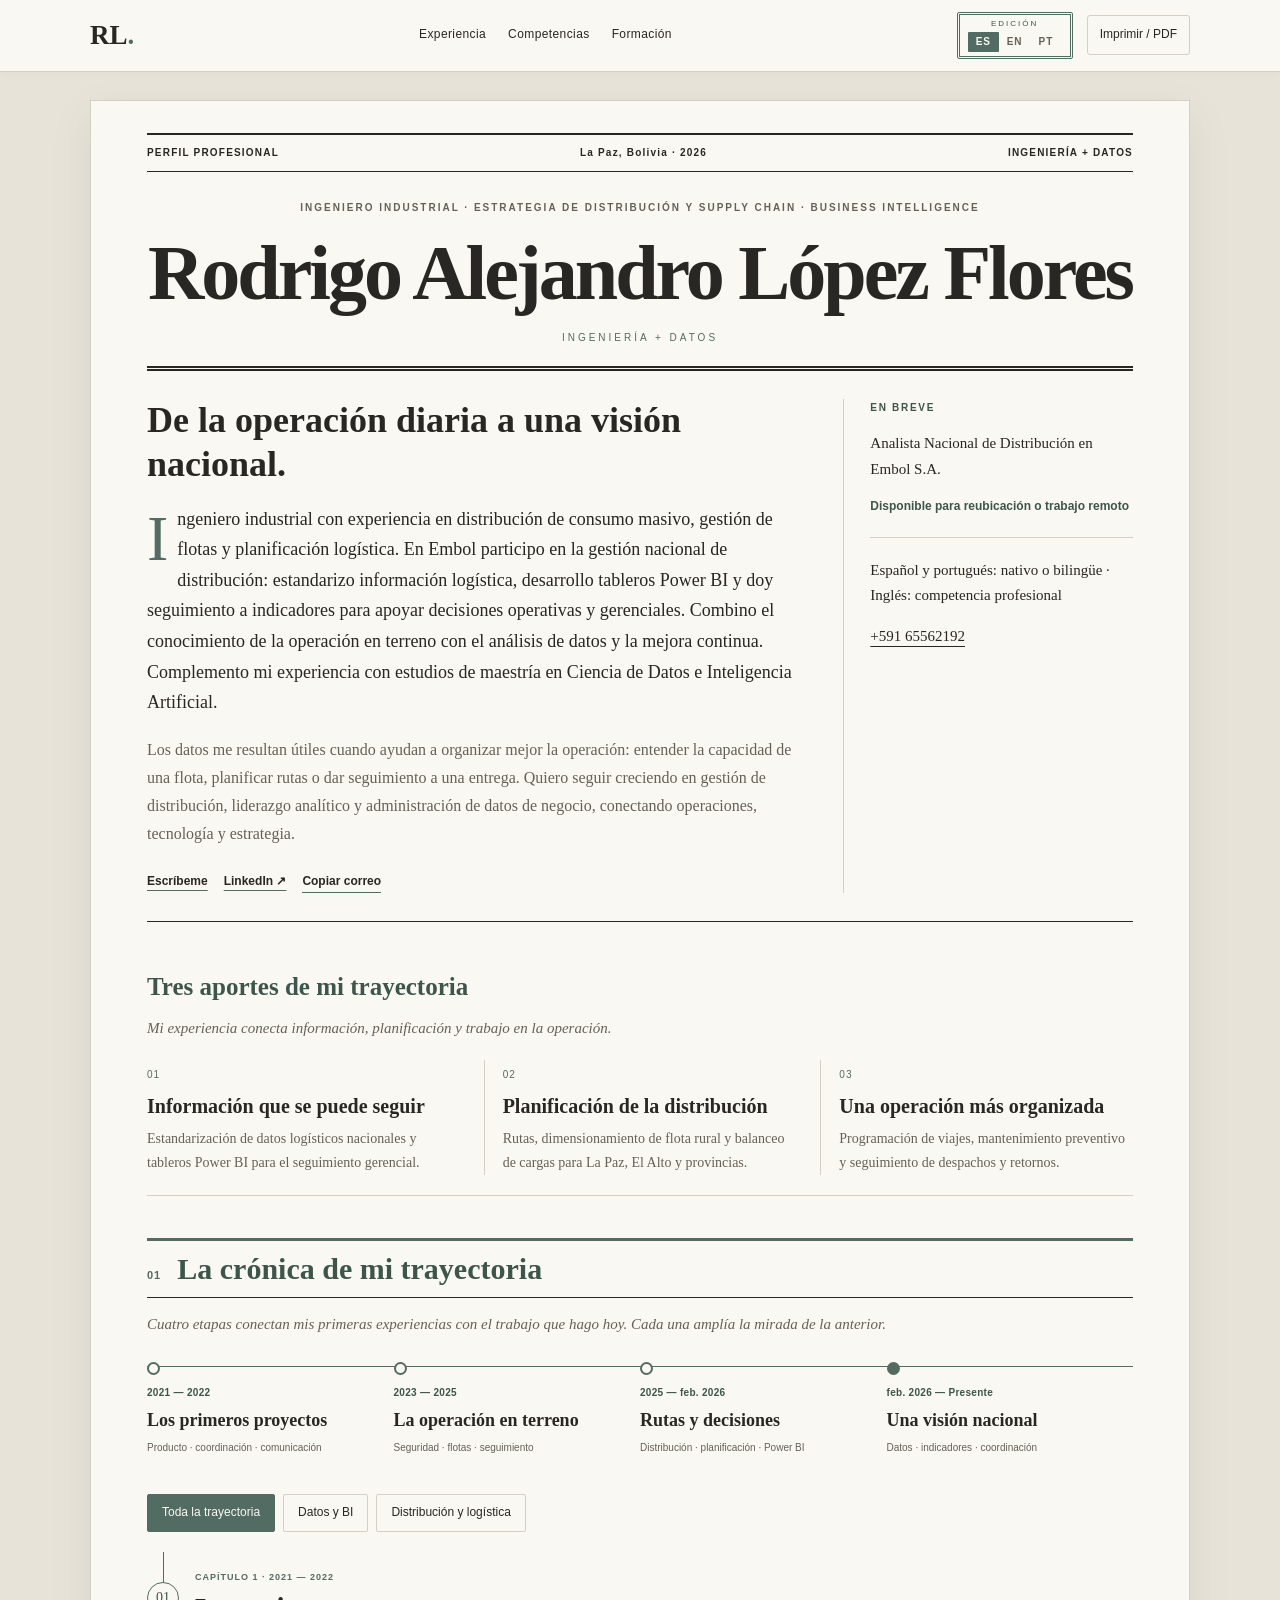
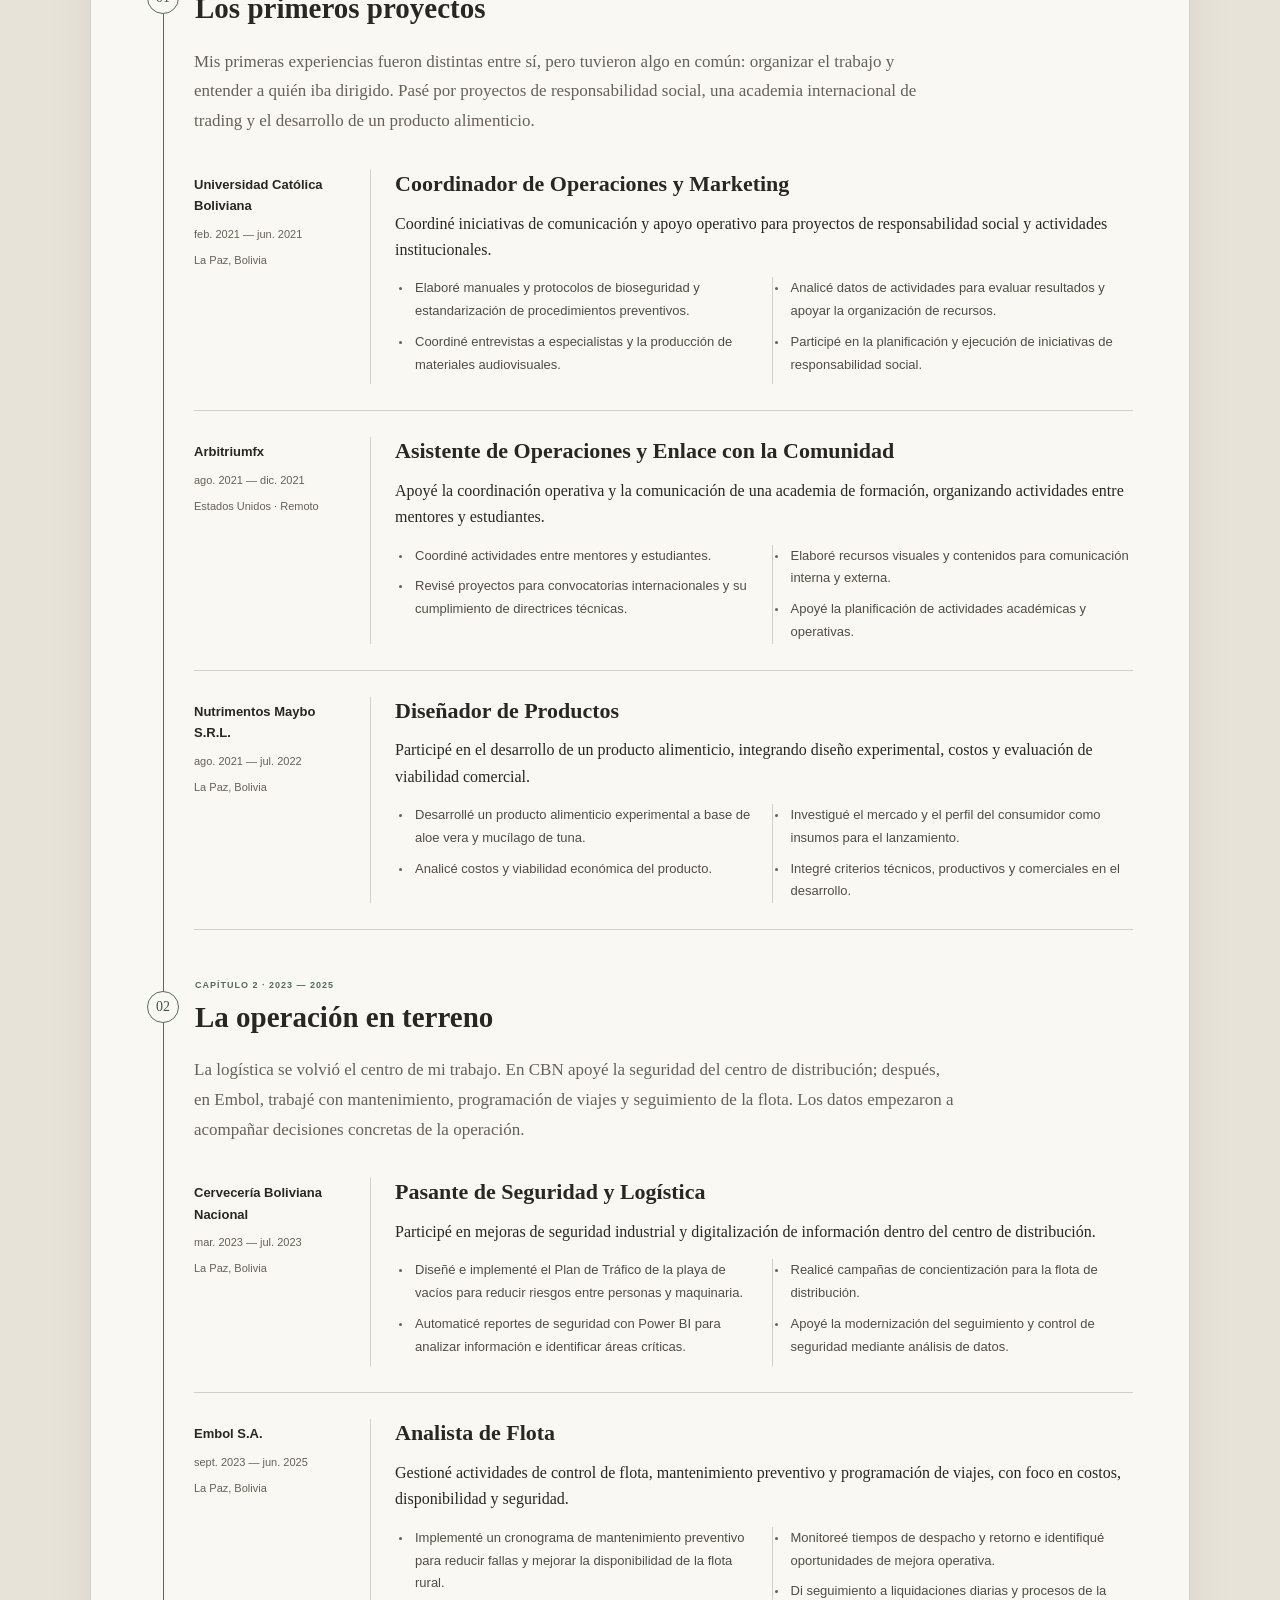
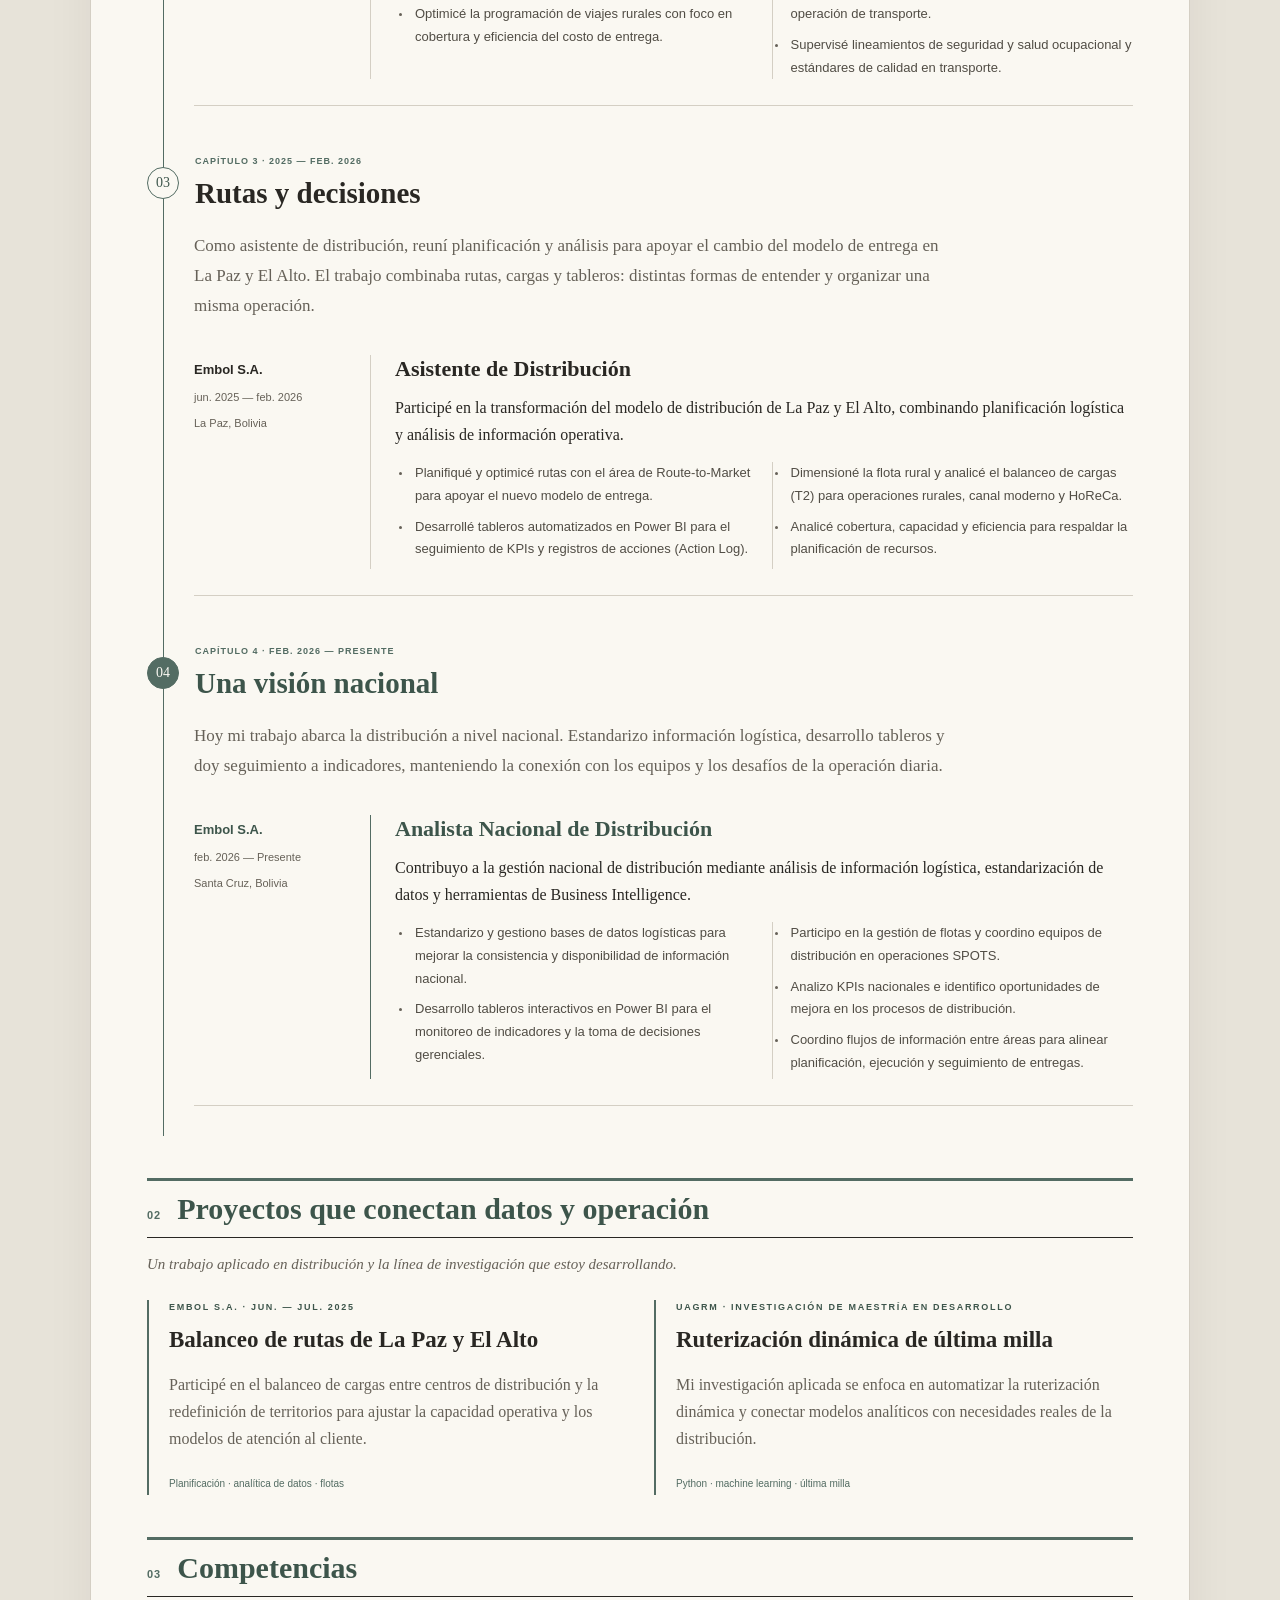
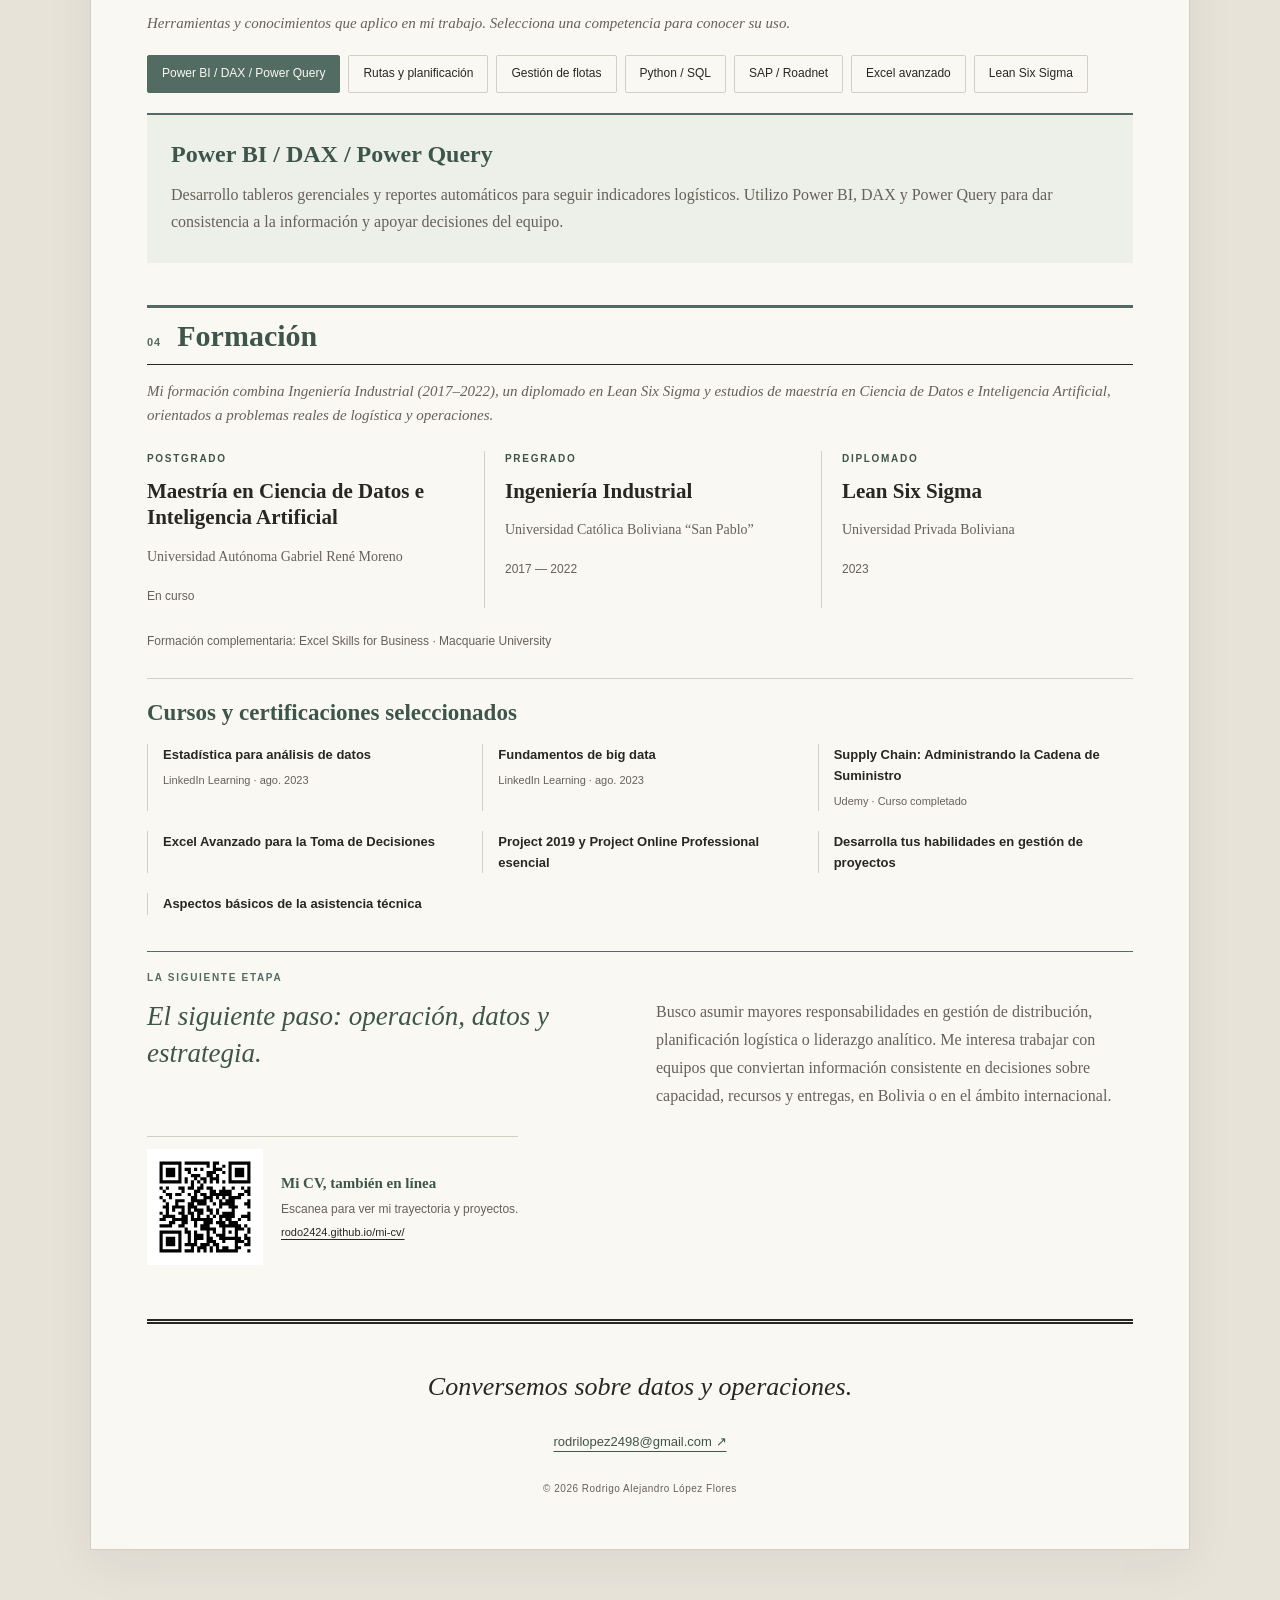
<file: index.html>
<!DOCTYPE html>
<html lang="es">
<head>
<meta charset="UTF-8">
<meta name="viewport" content="width=device-width, initial-scale=1">
<meta name="description" content="Rodrigo Alejandro López Flores: ingeniería industrial, distribución e inteligencia de negocios.">
<title>Rodrigo Alejandro López Flores | CV</title>
<link rel="stylesheet" href="styles.css?v=qr-cv-12">
<script src="content.js?v=qr-cv-12" defer></script>
<script src="app.js?v=qr-cv-12" defer></script>
</head>
<body>
<a class="skip-link" href="#headline" data-key="skip">Ir al contenido</a>
<nav aria-label="Navegación principal" id="navigation">
 <a class="brand" href="#headline">RL<span>.</span></a>
 <div class="nav-links"><a href="#experience" data-key="experience">Experiencia</a><a href="#skills" data-key="skills">Competencias</a><a href="#education" data-key="education">Formación</a></div>
 <div class="nav-actions"><button id="language" type="button"><span id="language-name" class="seal-caption" aria-hidden="true">Edición</span><span class="edition-track" aria-hidden="true"><span data-language="es" class="is-current">ES</span><span data-language="en">EN</span><span data-language="pt">PT</span></span></button><button id="print" type="button" data-key="print">Imprimir / PDF</button></div>
</nav>

<main id="headline" tabindex="-1">
 <header><div class="edition"><span data-key="edition">PERFIL PROFESIONAL</span><span>La Paz, Bolivia · 2026</span><span data-key="field">INGENIERÍA + DATOS</span></div>
 <div class="masthead"><p class="eyebrow" data-key="profession">Ingeniero industrial · Inteligencia de negocios</p><h1>Rodrigo Alejandro López Flores</h1><p class="masthead-caption" data-key="field">INGENIERÍA + DATOS</p></div>
 <div class="intro-grid"><div><h2 data-key="headline">De la operación diaria a una visión nacional.</h2><p class="lead" data-key="intro"></p><p data-key="personal" class="personal"></p>
 <div class="contact"><a href="mailto:rodrilopez2498@gmail.com" data-key="email">Escríbeme</a><a href="https://www.linkedin.com/in/rodrigoalejandrol%C3%B3pezflores24" target="_blank" rel="noopener noreferrer">LinkedIn ↗</a><button type="button" id="copy" data-key="copy">Copiar correo</button></div></div>
 <aside><p class="eyebrow" data-key="brief">EN BREVE</p><p data-key="current"></p><p class="availability" data-key="availability"></p><hr><p data-key="languages"></p><a href="tel:+59165562192">+591 65562192</a><p class="print-email">rodrilopez2498@gmail.com</p></aside></div></header>
 <aside class="contribution-box"><h2 data-key="valueTitle"></h2><p class="section-intro" data-key="valueIntro"></p><div id="contributions" class="contributions"></div></aside>
 <section id="experience"><div class="section-heading"><span>01</span><h2 data-key="storyTitle">La crónica de mi trayectoria</h2></div><p class="section-intro" data-key="experienceIntro"></p><ol id="timeline" class="timeline" aria-label="Recorrer los capítulos de mi trayectoria"></ol><div id="filters" class="filters" role="group" aria-label="Filtrar experiencia"></div><div id="roles"></div><p id="result-count" class="sr-only" aria-live="polite"></p></section>
 <section id="projects"><div class="section-heading"><span>02</span><h2 data-key="projectsTitle"></h2></div><p class="section-intro" data-key="projectsIntro"></p><div id="project-cards" class="project-cards"></div></section>
 <section id="skills"><div class="section-heading"><span>03</span><h2 data-key="skills">Competencias</h2></div><p class="section-intro" data-key="skillsIntro"></p><div id="skill-buttons" class="skill-buttons" role="group" aria-label="Explorar competencias"></div><div id="skill-detail" class="skill-detail" aria-live="polite"></div></section>
 <section id="education"><div class="section-heading"><span>04</span><h2 data-key="education">Formación</h2></div><p class="section-intro" data-key="educationIntro"></p><div id="studies" class="studies"></div><p id="supplementary-training" class="supplementary-training"></p><div class="certifications"><h3 data-key="certificationsTitle"></h3><ul id="certificates"></ul></div></section>
 <aside class="next-chapter"><p class="eyebrow" data-key="nextLabel"></p><h2 data-key="nextTitle"></h2><p data-key="nextText"></p></aside>
 <a class="qr-panel" href="https://rodo2424.github.io/mi-cv/"><img src="assets/cv-qr.svg" width="116" height="116" alt="QR: https://rodo2424.github.io/mi-cv/"><span class="qr-copy"><strong data-key="qrTitle">Mi CV, también en línea</strong><span data-key="qrHint">Escanea para ver mi trayectoria y proyectos.</span><span class="qr-url">rodo2424.github.io/mi-cv/</span></span></a>
 <footer><p data-key="closing"></p><a href="mailto:rodrilopez2498@gmail.com">rodrilopez2498@gmail.com ↗</a><p class="copyright">© 2026 Rodrigo Alejandro López Flores</p></footer>
</main>
<div id="status" class="toast" role="status" aria-live="polite"></div>
</body>
</html>
</file>
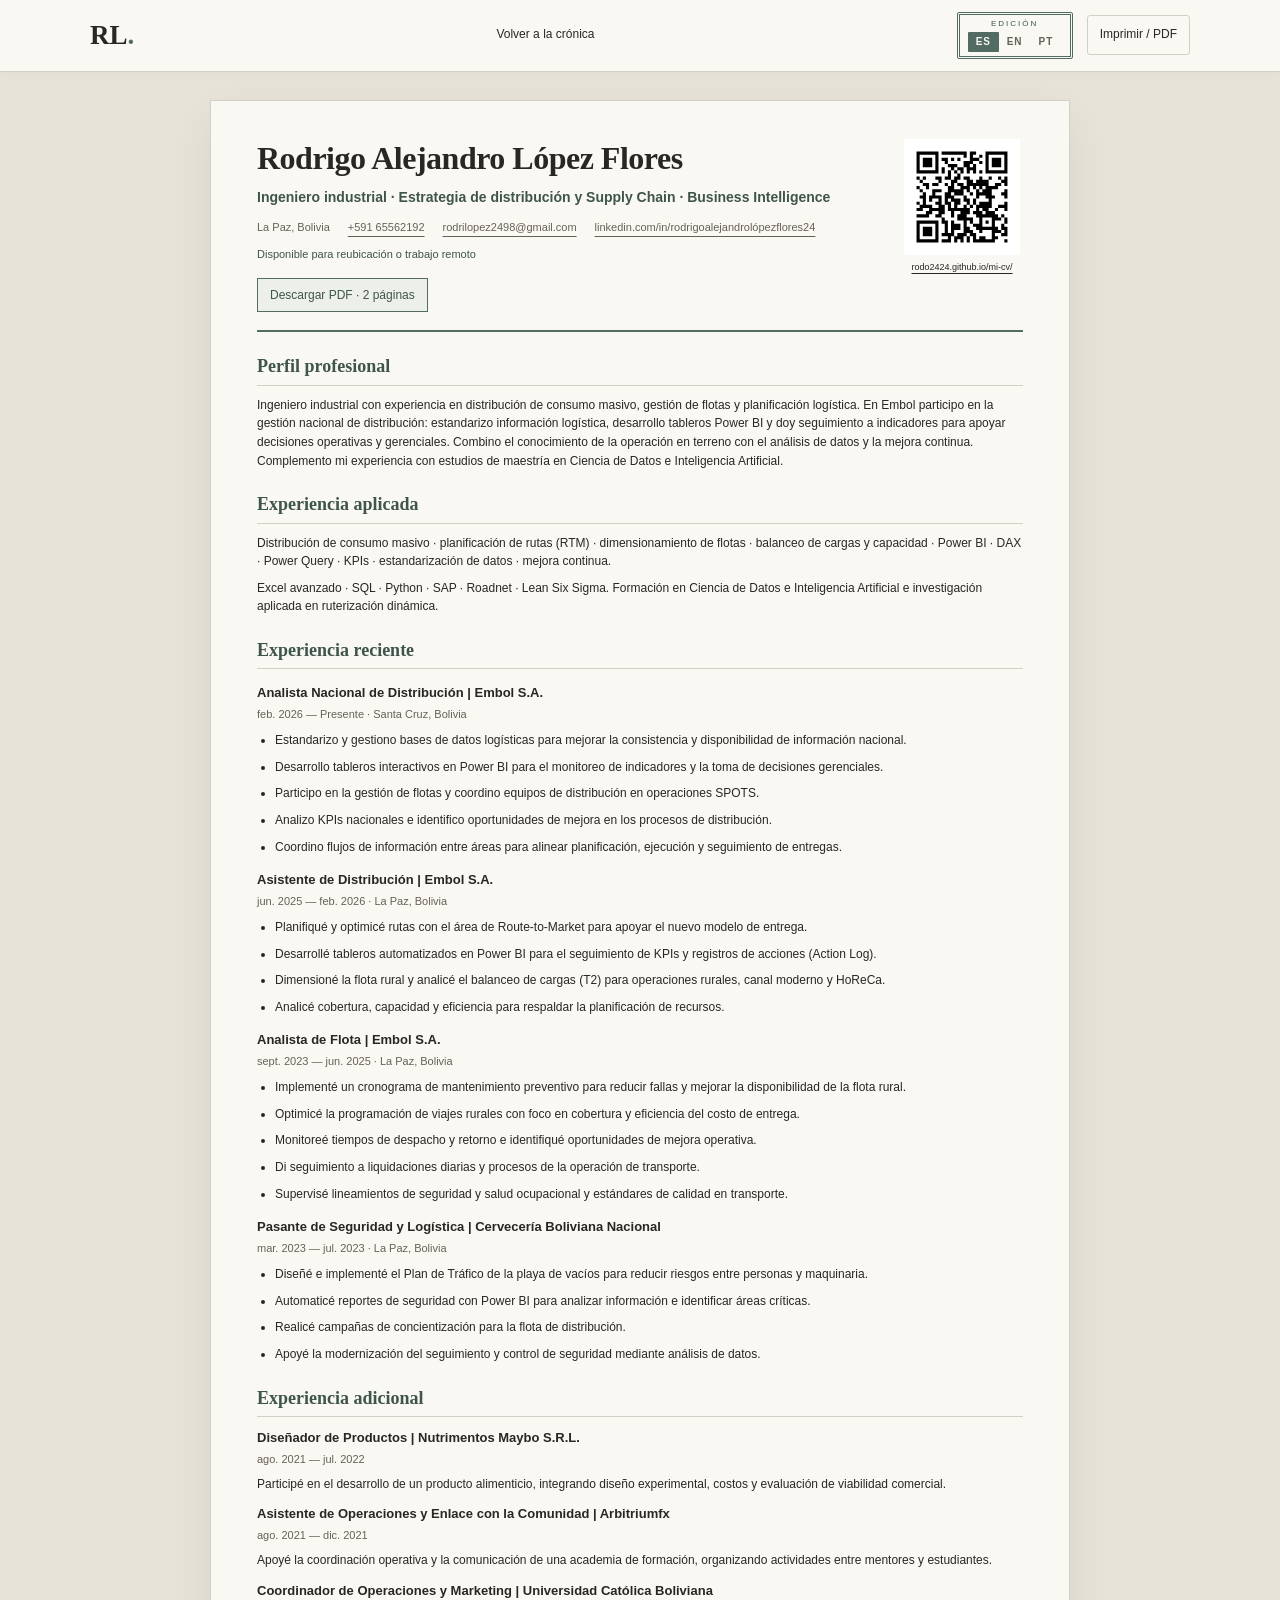
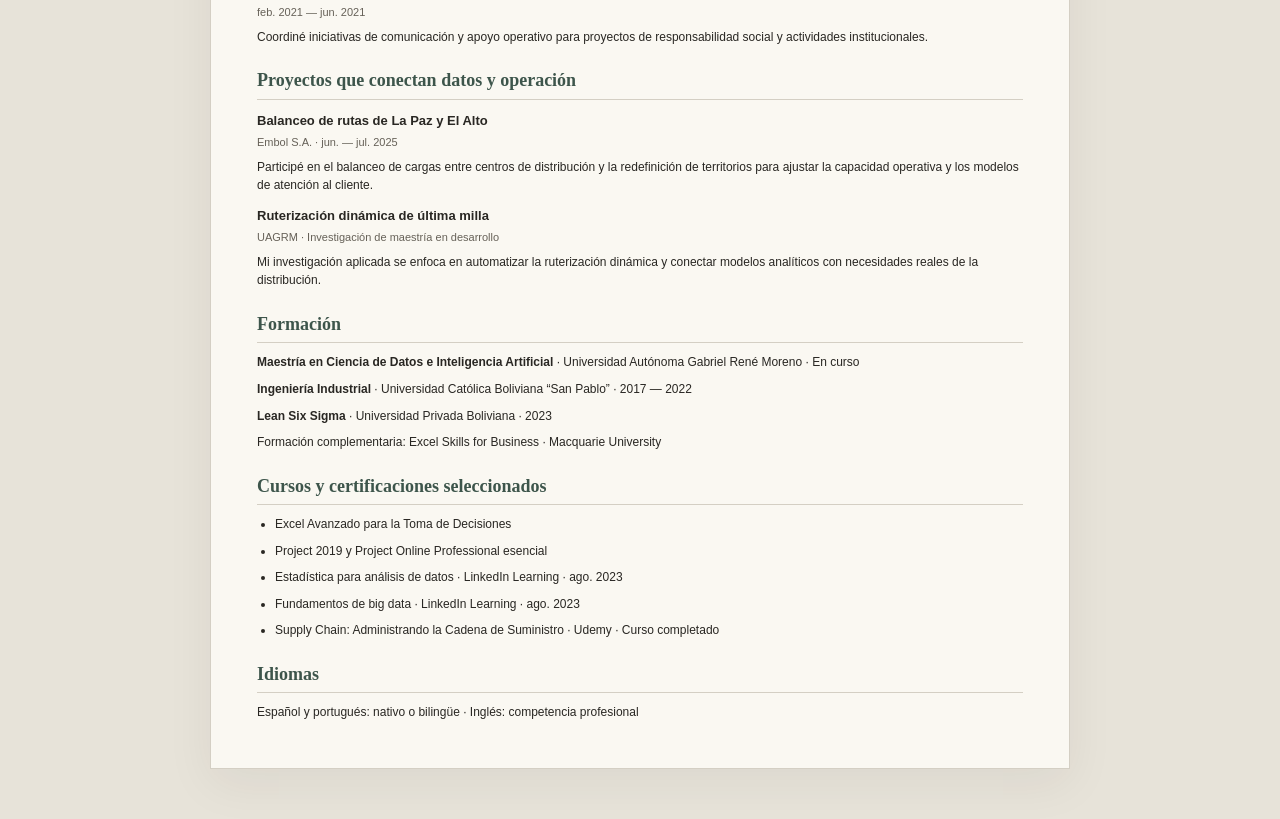
<file: cv.html>
<!DOCTYPE html>
<html lang="es">
<head>
<meta charset="UTF-8">
<meta name="viewport" content="width=device-width,initial-scale=1">
<meta name="description" content="Rodrigo Alejandro López Flores: distribución, planificación logística y análisis de datos.">
<title>Rodrigo Alejandro López Flores | CV</title>
<link rel="stylesheet" href="styles.css?v=qr-cv-12">
<link rel="stylesheet" href="resume.css?v=qr-cv-12">
<script src="content.js?v=qr-cv-12" defer></script>
<script src="resume.js?v=qr-cv-12" defer></script>
</head>
<body>
<a class="skip-link" href="#resume" data-key="skip">Ir al contenido</a>
<nav aria-label="Navegación principal" id="navigation">
<a class="brand" href="index.html">RL<span>.</span></a>
<a href="index.html" data-key="back">Volver a la crónica</a>
<div class="nav-actions"><button id="language" type="button"><span id="language-name" class="seal-caption" aria-hidden="true">Edición</span><span class="edition-track" aria-hidden="true"><span data-language="es" class="is-current">ES</span><span data-language="en">EN</span><span data-language="pt">PT</span></span></button><button id="print" type="button" data-key="print">Imprimir / PDF</button></div>
</nav>
<main class="resume-page" id="resume" tabindex="-1">
<header class="resume-header"><div class="resume-heading"><h1>Rodrigo Alejandro López Flores</h1><p class="resume-profession" data-key="profession"></p><div class="resume-contact"><span data-key="residence">La Paz, Bolivia</span><a href="tel:+59165562192">+591 65562192</a><a href="mailto:rodrilopez2498@gmail.com">rodrilopez2498@gmail.com</a><a href="https://www.linkedin.com/in/rodrigoalejandrol%C3%B3pezflores24" rel="noopener noreferrer">linkedin.com/in/rodrigoalejandrolópezflores24</a></div><p class="resume-availability" data-key="availability"></p><a id="download-pdf" class="resume-download" href="cv-es.pdf" download="Rodrigo-Alejandro-Lopez-Flores-ES.pdf" data-key="downloadPdf">Descargar PDF · 2 páginas</a></div><a class="qr-panel" href="https://rodo2424.github.io/mi-cv/"><img src="assets/cv-qr.svg" width="116" height="116" alt="QR: https://rodo2424.github.io/mi-cv/"><span class="qr-copy"><strong data-key="qrTitle">Mi CV, también en línea</strong><span data-key="qrHint">Escanea para ver mi trayectoria y proyectos.</span><span class="qr-url">rodo2424.github.io/mi-cv/</span></span></a></header>
<section class="resume-section"><h2 data-key="summaryTitle"></h2><p data-key="profileSummary"></p></section>
<section class="resume-section"><h2 data-key="appliedSkills"></h2><p data-key="appliedText"></p><p data-key="technicalText"></p></section>
<section class="resume-section"><h2 data-key="recentExperience"></h2><div id="resume-roles"></div></section>
<section class="resume-section"><h2 data-key="earlierExperience"></h2><div id="earlier-roles"></div></section>
<section class="resume-section"><h2 data-key="projectsTitle"></h2><div id="resume-projects"></div></section>
<section class="resume-section"><h2 data-key="education"></h2><div id="resume-studies"></div></section>
<section class="resume-section"><h2 data-key="certificationsTitle"></h2><ul id="resume-certificates"></ul></section>
<section class="resume-section"><h2 data-key="languageTitle"></h2><p data-key="languages"></p></section>

</main>
<div id="status" class="toast" role="status" aria-live="polite"></div>
</body>
</html>
</file>
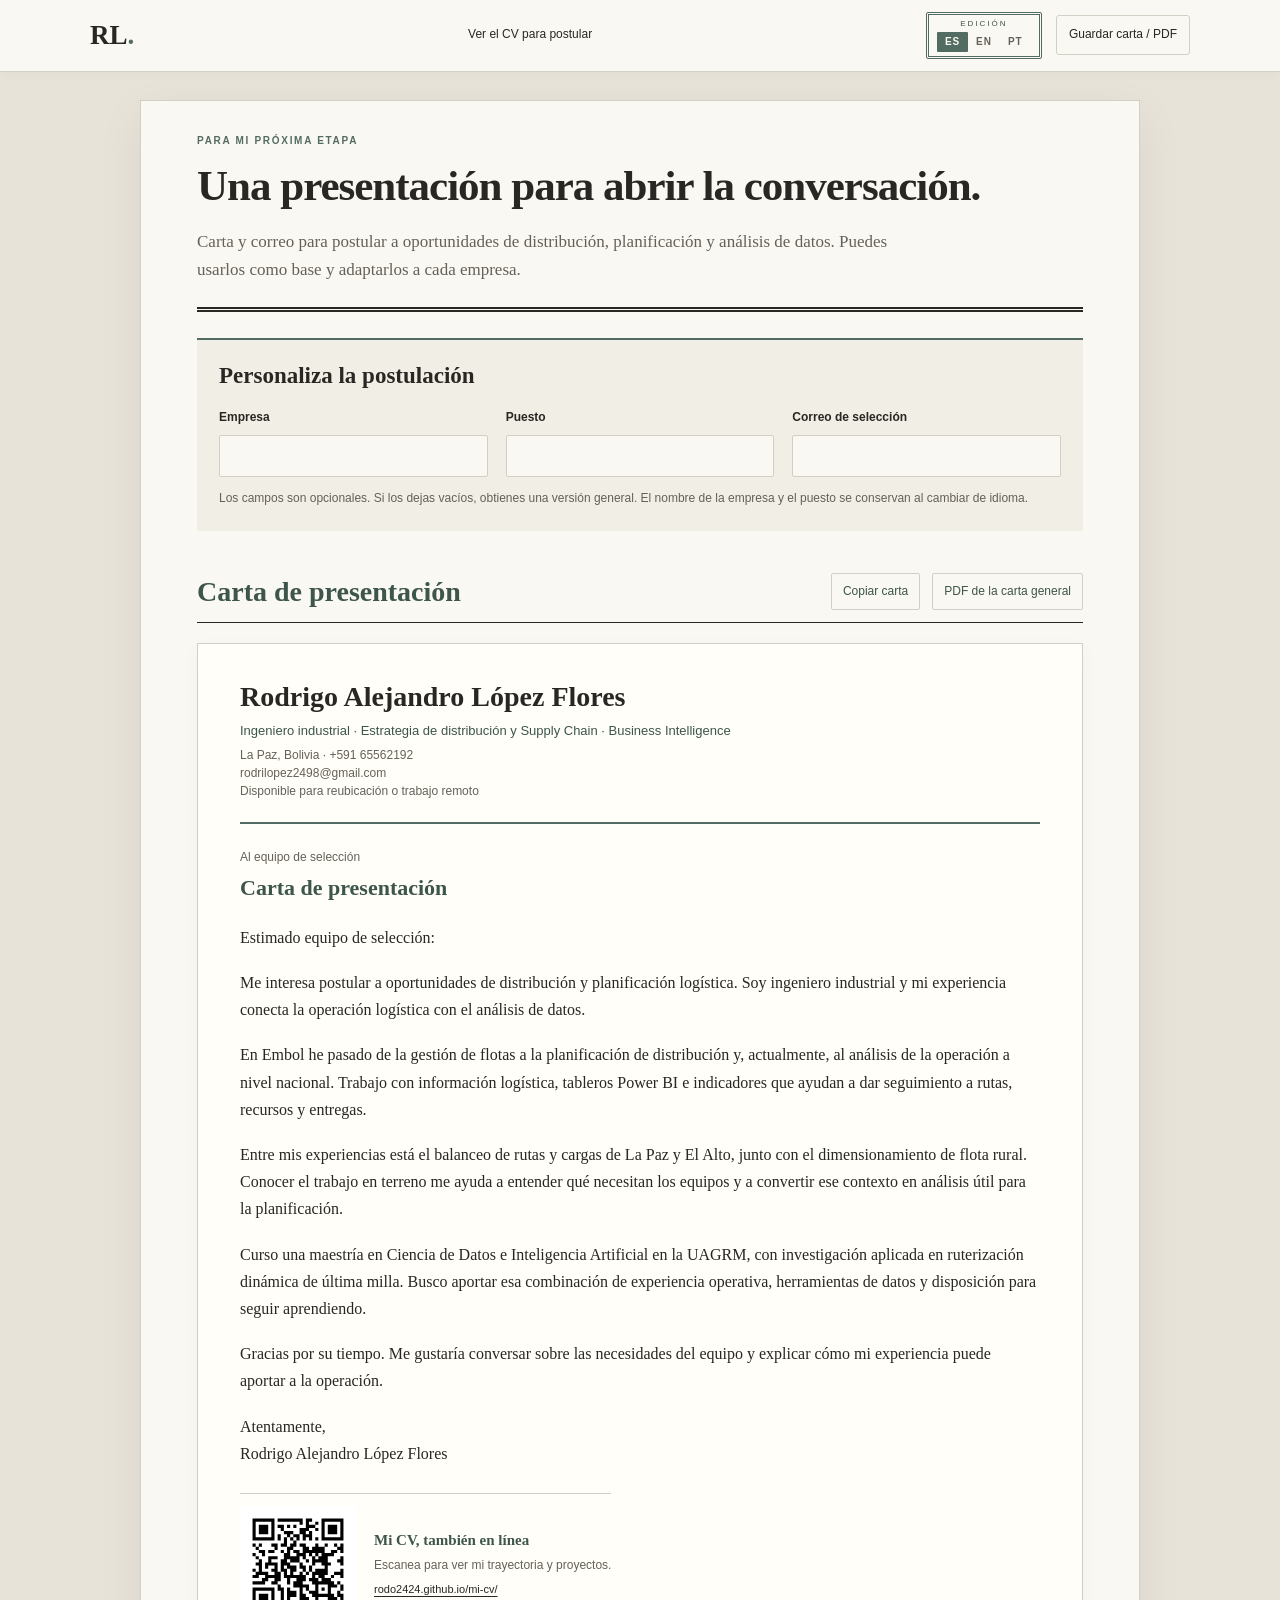
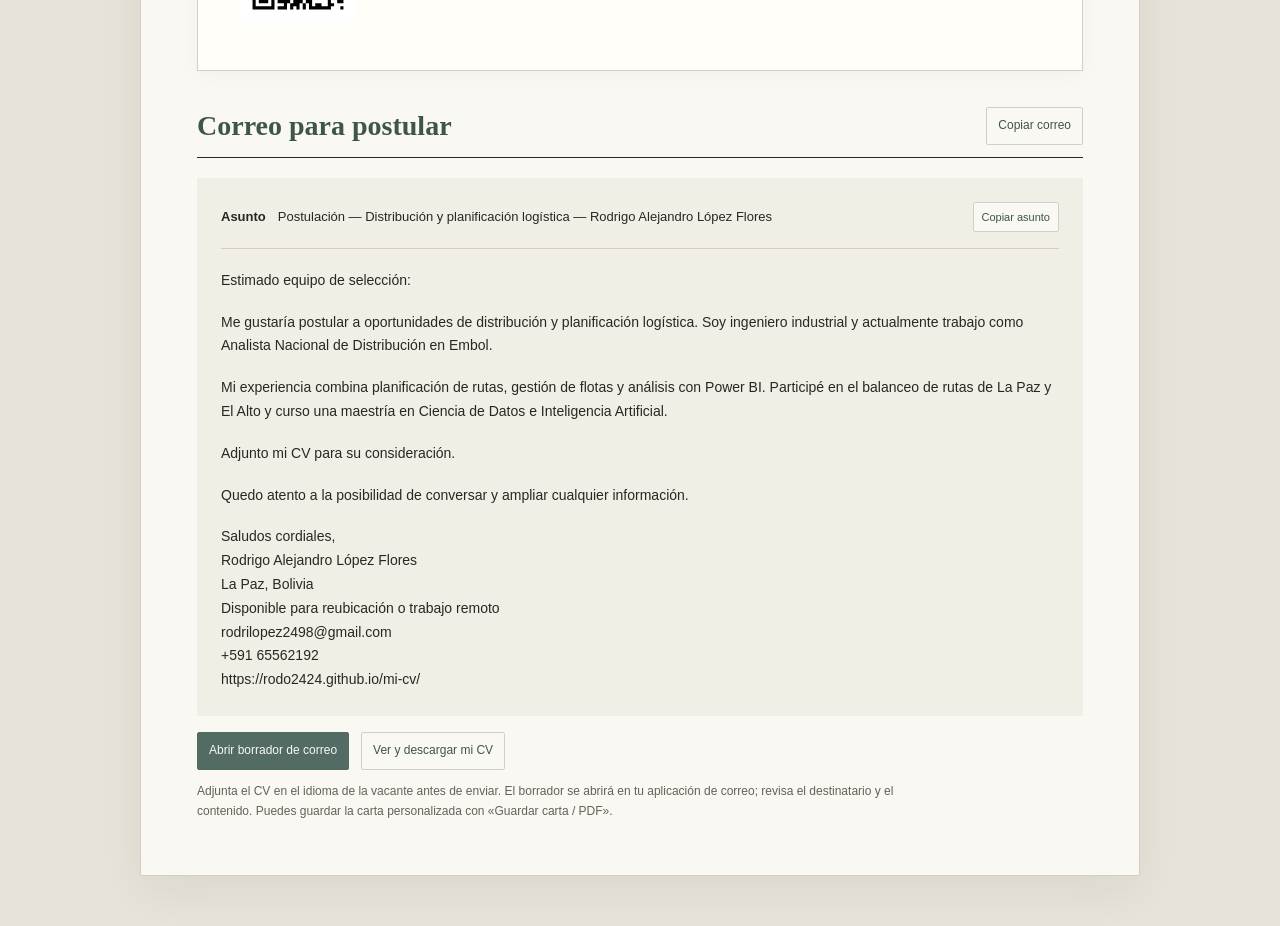
<file: postulacion.html>
<!DOCTYPE html>
<html lang="es">
<head>
<meta charset="UTF-8">
<meta name="viewport" content="width=device-width,initial-scale=1">
<meta name="description" content="Carta de presentación y correo de postulación de Rodrigo Alejandro López Flores.">
<title>Rodrigo Alejandro López Flores | Postulación</title>
<link rel="stylesheet" href="styles.css?v=qr-cv-12">
<link rel="stylesheet" href="postulacion.css?v=qr-cv-12">
<script src="content.js?v=qr-cv-12" defer></script>
<script src="postulacion.js?v=qr-cv-12" defer></script>
</head>
<body>
<a class="skip-link" href="#application-kit" data-key="skip">Ir al contenido</a>
<nav aria-label="Navegación principal" id="navigation">
<a class="brand" href="index.html">RL<span>.</span></a>
<a class="back-link" href="cv.html" data-kit="back">Ver el CV para postular</a>
<div class="nav-actions"><button id="language" type="button"><span id="language-name" class="seal-caption" aria-hidden="true">Edición</span><span class="edition-track" aria-hidden="true"><span data-language="es" class="is-current">ES</span><span data-language="en">EN</span><span data-language="pt">PT</span></span></button><button id="print-letter" type="button" data-kit="print">Guardar carta / PDF</button></div>
</nav>
<main id="application-kit" class="kit-page" tabindex="-1">
<header class="kit-header"><p class="eyebrow" data-kit="eyebrow"></p><h1 data-kit="title"></h1><p data-kit="intro"></p></header>
<form id="personalize" class="personalize"><h2 data-kit="customize"></h2><div class="field-grid"><div><label for="company" data-kit="company"></label><input id="company" name="company" maxlength="100" autocomplete="organization"></div><div><label for="position" data-kit="position"></label><input id="position" name="position" maxlength="100" autocomplete="off"></div><div><label for="recipient" data-kit="recipient"></label><input id="recipient" name="recipient" type="email" maxlength="254" autocomplete="off"></div></div><p data-kit="optional"></p></form>
<section class="letter-section"><div class="kit-section-heading"><h2 data-kit="letterTitle"></h2><div class="kit-actions"><button id="copy-letter" type="button" data-kit="copyLetter"></button><a id="download-letter" href="carta-es.pdf" download data-kit="downloadLetter"></a></div></div><article id="letter" class="letter-paper" aria-label="Carta de presentación"><header><h2>Rodrigo Alejandro López Flores</h2><p data-key="profession"></p><p class="letter-contact"><span data-key="residence">La Paz, Bolivia</span> · +591 65562192<br>rodrilopez2498@gmail.com<br><span data-key="availability"></span></p></header><p id="letter-to" class="letter-to"></p><h3 id="letter-subject"></h3><div id="letter-body"></div><a class="qr-panel" href="https://rodo2424.github.io/mi-cv/"><img src="assets/cv-qr.svg" width="116" height="116" alt="QR: https://rodo2424.github.io/mi-cv/"><span class="qr-copy"><strong data-key="qrTitle">Mi CV, también en línea</strong><span data-key="qrHint">Escanea para ver mi trayectoria y proyectos.</span><span class="qr-url">rodo2424.github.io/mi-cv/</span></span></a></article></section>
<section class="email-section"><div class="kit-section-heading"><h2 data-kit="emailTitle"></h2><button id="copy-email" type="button" data-kit="copyEmail"></button></div><div class="email-paper"><p class="subject"><strong data-kit="subject"></strong><span id="email-subject"></span><button id="copy-subject" type="button" data-kit="copySubject"></button></p><div id="email-body"></div></div><div class="email-actions"><button id="open-email" type="button" data-kit="openEmail"></button><a href="cv.html" data-kit="cvLink"></a></div><p class="email-help" data-kit="emailHelp"></p></section>
</main>
<div id="status" class="toast" role="status" aria-live="polite"></div>
</body>
</html>
</file>
<file: styles.css>
:root {
  --paper: #faf8f2;
  --ink: #292723;
  --muted: #666158;
  --accent: #536c63;
  --accent-deep: #3d554b;
  --accent-soft: #edf0e9;
  --line: #d4cfc4;
  --wash: #f1eee5;
}
* { box-sizing: border-box; }
html { scroll-behavior: smooth; scroll-padding-top: 115px; }
body {
  margin: 0;
  background: #e7e3d9;
  color: var(--ink);
  font-family: Arial, Helvetica, sans-serif;
  line-height: 1.65;
}
a { color: inherit; text-underline-offset: 5px; }
button { font: inherit; cursor: pointer; color: inherit; }
button, a { -webkit-tap-highlight-color: transparent; }
button:focus-visible, a:focus-visible { outline: 3px solid var(--accent); outline-offset: 5px; }
nav {
  position: sticky;
  top: 0;
  z-index: 10;
  display: flex;
  align-items: center;
  justify-content: space-between;
  gap: 18px;
  padding: 12px max(20px, calc((100vw - 1100px)/2));
  background: var(--paper);
  border-bottom: 1px solid var(--line);
  box-shadow: 0 2px 10px #29272308;
}
.brand { font: bold 27px Georgia, serif; text-decoration: none; }
.brand span { color: var(--accent); }
.nav-links, .nav-actions { display: flex; gap: 22px; align-items: center; }
.nav-links a { font-size: 12px; text-decoration: none; letter-spacing: .4px; }
.nav-links a:hover { color: var(--accent-deep); text-decoration: underline; }
.nav-actions { gap: 14px; }
.nav-actions button { border: 1px solid var(--line); padding: 9px 12px; border-radius: 3px; font-size: 12px; background: transparent; }
/* A compact edition seal; the ink marker moves when the edition changes. */
#language {
  --language-index: 0;
  display: flex;
  flex-direction: column;
  align-items: center;
  justify-content: center;
  gap: 3px;
  min-height: 44px;
  width: 116px;
  padding: 4px 8px;
  background: transparent;
  color: var(--muted);
  border: 3px double var(--accent);
  border-radius: 2px;
  transition: border-color .2s, background .2s;
}
#language:hover { border-color: var(--accent); background: var(--wash); }
#language:active { background: #e9e7de; }
.seal-caption { color: var(--accent-deep); font-size: 8px; font-weight: 500; letter-spacing: 2px; line-height: 1.2; text-transform: uppercase; }
.edition-track { position: relative; display: grid; grid-template-columns: repeat(3, 1fr); width: 94px; }
.edition-track::before {
  content: '';
  position: absolute;
  inset: 0 auto 0 0;
  width: calc(100% / 3);
  background: var(--accent);
  border-radius: 1px;
  transform: translateX(calc(var(--language-index) * 100%));
  transition: transform .22s ease;
}
.edition-track span { position: relative; padding: 3px 0; font-size: 10px; line-height: 1.4; letter-spacing: 1px; font-weight: 600; text-align: center; transition: color .2s; }
.edition-track .is-current { color: var(--paper); }
main {
  max-width: 1100px;
  margin: 28px auto 50px;
  background: var(--paper);
  padding: 32px 56px 42px;
  border: 1px solid var(--line);
  box-shadow: 0 14px 45px #29272310;
}
.edition {
  display: flex;
  justify-content: space-between;
  gap: 12px;
  padding: 10px 0;
  border-top: 2px solid var(--ink);
  border-bottom: 1px solid var(--ink);
  font-size: 10px;
  letter-spacing: 1.2px;
  font-weight: bold;
}
.masthead { text-align: center; padding: 28px 0 20px; }
.eyebrow { font-size: 10px; letter-spacing: 1.7px; text-transform: uppercase; font-weight: bold; color: var(--muted); margin: 22px 0 12px; }
.masthead .eyebrow { margin: 0 0 14px; color: var(--muted); letter-spacing: 2px; }
h1 { font: bold clamp(40px, 6.3vw, 78px)/1.08 Georgia, 'Times New Roman', serif; letter-spacing: -3px; margin: 0; }
.masthead-caption { margin: 15px 0 0; color: var(--accent); font-size: 10px; letter-spacing: 3px; }
h2, h3, h4 { font-family: Georgia, 'Times New Roman', serif; }
h2 { font-size: 32px; line-height: 1.2; margin: 0 0 18px; }
h3 { font-size: 25px; line-height: 1.25; margin: 0 0 12px; }
h4 { font-size: 22px; line-height: 1.3; margin: 0 0 12px; }
.intro-grid { display: grid; grid-template-columns: 2.3fr 1fr; gap: 30px; border-top: 5px double var(--ink); border-bottom: 1px solid var(--ink); padding: 28px 0; }
.intro-grid h2 { font-size: 36px; }
.lead { font: 18px/1.7 Georgia, 'Times New Roman', serif; }
.lead::first-letter { float: left; font: 64px/.9 Georgia, serif; margin: 6px 9px 0 0; color: var(--accent); }
.personal { color: var(--muted); font: 16px/1.75 Georgia, 'Times New Roman', serif; }
.contact { display: flex; flex-wrap: wrap; gap: 16px; align-items: center; margin-top: 24px; font-size: 12px; font-weight: bold; color: var(--ink); }
.contact a { text-decoration-color: var(--accent); }
.contact a:hover, .contact button:hover { color: var(--accent-deep); }
.contact button { border: 0; border-bottom: 1px solid var(--accent); padding: 0; background: transparent; }
.intro-grid aside { border-left: 1px solid var(--line); padding: 0 0 0 26px; font: 15px/1.7 Georgia, serif; }
.intro-grid aside .eyebrow { color: var(--accent-deep); margin-top: 0; font-family: Arial, sans-serif; }
hr { border: 0; border-top: 1px solid var(--line); margin: 20px 0; }
section { margin-top: 42px; scroll-margin-top: 10px; }
.section-heading { display: flex; align-items: baseline; gap: 16px; border-top: 3px solid var(--accent); border-bottom: 1px solid var(--ink); padding: 10px 0; }
.section-heading span { color: var(--accent); font-size: 11px; font-weight: bold; letter-spacing: 1px; }
.section-heading h2 { color: var(--accent-deep); margin: 0; font-size: 30px; }
.section-intro { color: var(--muted); font: italic 15px/1.6 Georgia, serif; margin: 14px 0; }
.filters, .skill-buttons { display: flex; flex-wrap: wrap; gap: 8px; margin: 20px 0; }
.filters button, .skill-buttons button { background: transparent; border: 1px solid var(--line); border-radius: 2px; padding: 8px 14px; font-size: 12px; min-height: 38px; }
.filters button:hover, .skill-buttons button:hover { border-color: var(--accent); }
.filters button[aria-pressed=true], .skill-buttons button[aria-pressed=true] { color: var(--paper); background: var(--accent); border-color: var(--accent); }
.role { display: grid; grid-template-columns: 175px 1fr; gap: 26px; border-bottom: 1px solid var(--line); padding: 26px 0; }
.role:last-child { border-bottom: 0; }
.role-current .role-body { border-left-color: var(--accent); }
.role-current h4, .role-current .role-meta strong { color: var(--accent-deep); }
.role-meta { font-size: 11px; color: var(--muted); padding-top: 4px; }
.role-meta strong { display: block; color: var(--ink); font-size: 13px; }
.role-meta>span { display: block; margin: 8px 0; }
.role-body { padding-left: 24px; border-left: 1px solid var(--line); }
.role-summary { margin: 0 0 14px; font: 16px/1.65 Georgia, serif; }
.responsibilities { margin: 0; padding-left: 17px; font-size: 13px; line-height: 1.75; color: #514d45; }
.responsibilities li { padding-left: 3px; margin: 0 0 8px; }
.responsibilities li::marker { color: var(--muted); font-size: 10px; }
.skill-detail { background: var(--accent-soft); border-top: 2px solid var(--accent); padding: 24px; min-height: 150px; }
.skill-detail h3 { color: var(--accent-deep); font-size: 24px; }
.skill-detail p { margin: 0; color: var(--muted); font: 16px/1.7 Georgia, serif; }
.studies { display: grid; grid-template-columns: repeat(3, 1fr); gap: 25px; margin-top: 24px; }
.study { border-left: 1px solid var(--line); padding-left: 20px; }
.study:first-child { border-left: 0; padding-left: 0; }
.study h3 { font-size: 21px; }
.study p { font: 14px/1.65 Georgia, serif; color: var(--muted); }
.study .eyebrow { margin-top: 0; font: bold 10px/1.5 Arial, sans-serif; color: var(--accent-deep); }
.study small { color: var(--muted); font-size: 12px; }
footer { border-top: 5px double var(--ink); margin-top: 42px; padding-top: 22px; text-align: center; }
footer>p:first-child { font: italic 26px Georgia, serif; }
footer a { font-size: 13px; color: var(--accent-deep); }
.copyright { color: var(--muted); font-size: 10px; letter-spacing: .5px; margin-top: 26px; }
.toast { position: fixed; bottom: 20px; left: 50%; transform: translateX(-50%); max-width: 90%; background: var(--ink); color: white; border-radius: 3px; padding: 10px 18px; font-size: 14px; z-index: 20; }
.toast:empty { display: none; }
.sr-only, .skip-link:not(:focus) { position: absolute; width: 1px; height: 1px; padding: 0; margin: -1px; overflow: hidden; clip: rect(0,0,0,0); white-space: nowrap; border: 0; }
.skip-link:focus { position: fixed; top: 10px; left: 10px; z-index: 30; padding: 10px; background: white; }
.print-email { display: none; }
[hidden] { display: none !important; }
/* The chronology is both an editorial index and a route through the chapters. */
.timeline { display: grid; grid-template-columns: repeat(4, 1fr); list-style: none; margin: 30px 0 26px; padding: 0; }
.milestone { position: relative; border-top: 1px solid var(--accent); }
.milestone::before { content: ''; position: absolute; top: -5px; left: 0; width: 9px; height: 9px; background: var(--paper); border: 2px solid var(--accent); border-radius: 50%; }
.milestone:last-child::before { background: var(--accent); }
.milestone a { display: flex; flex-direction: column; align-items: flex-start; gap: 8px; padding: 18px 15px 12px 0; text-decoration: none; }
.milestone-date { font-size: 10px; font-weight: 600; color: var(--accent-deep); letter-spacing: .3px; }
.milestone strong { font: bold 18px/1.25 Georgia, serif; }
.milestone-focus { font-size: 10px; color: var(--muted); line-height: 1.6; }
.milestone a:hover strong { color: var(--accent-deep); text-decoration: underline; text-underline-offset: 4px; }
.chapter { border-left: 1px solid var(--accent); margin-left: 16px; padding: 18px 0 30px 30px; scroll-margin-top: 120px; }
.chapter:focus-visible { outline: 2px solid var(--accent); outline-offset: 8px; }
.chapter-heading { display: flex; align-items: center; gap: 16px; }
.chapter-number { flex: 0 0 32px; width: 32px; height: 32px; margin-left: -47px; border: 1px solid var(--accent); border-radius: 50%; display: grid; place-items: center; background: var(--paper); color: var(--accent-deep); font: 14px Georgia, serif; }
.chapter-heading .eyebrow { margin: 0 0 6px; color: var(--accent); font-size: 9px; letter-spacing: 1px; }
.chapter-heading h3 { margin: 0; font-size: 29px; }
.chapter-current .chapter-number { background: var(--accent); color: var(--paper); }
.chapter-current .chapter-heading h3 { color: var(--accent-deep); }
.chapter-narrative { max-width: 760px; font: 17px/1.75 Georgia, serif; color: var(--muted); margin: 20px 0 8px; }
.chapter .role { grid-template-columns: 150px 1fr; }
.chapter .role:last-child { border-bottom: 1px solid var(--line); }
.next-chapter { margin-top: 36px; border-top: 1px solid var(--accent); padding-top: 18px; display: grid; grid-template-columns: 1fr 1fr; gap: 6px 32px; }
.next-chapter .eyebrow { grid-column: 1/-1; margin: 0 0 6px; color: var(--accent); }
.next-chapter h2 { font: italic 27px/1.35 Georgia, serif; color: var(--accent-deep); }
.next-chapter>p:last-child { margin: 0; font: 16px/1.75 Georgia, serif; color: var(--muted); }
@media (min-width: 950px) {
  .responsibilities { column-count: 2; column-gap: 30px; column-rule: 1px solid var(--line); }
  .responsibilities li { break-inside: avoid; }
}
@media (max-width: 760px) {
  nav { flex-wrap: wrap; gap: 12px; padding: 12px 16px; }
  .nav-actions { gap: 10px; }
  .nav-actions button { padding: 8px; font-size: 11px; }
  .nav-links { order: 3; width: 100%; justify-content: center; gap: 25px; }
  main { margin: 16px 12px 24px; padding: 24px 22px; }
  .edition { font-size: 8px; letter-spacing: .4px; flex-wrap: wrap; }
  .edition span:last-child { display: none; }
  .masthead { padding: 24px 0; }
  .masthead .eyebrow { font-size: 9px; letter-spacing: 1px; }
  h1 { letter-spacing: -1.5px; }
  .intro-grid { grid-template-columns: 1fr; gap: 24px; }
  .intro-grid h2 { font-size: 30px; }
  .intro-grid aside { border-left: 0; border-top: 1px solid var(--line); padding: 22px 0 0; }
  .role, .chapter .role { grid-template-columns: 1fr; gap: 14px; padding: 24px 0; }
  .role-meta { border-left: 2px solid var(--accent); padding: 0 0 0 12px; }
  .role-body { border-left: 0; padding-left: 0; }
  .studies { grid-template-columns: 1fr; }
  .study, .study:first-child { border-left: 1px solid var(--line); padding-left: 18px; }
  h3 { font-size: 24px; }
  .section-heading h2 { font-size: 27px; }
}
@media (max-width: 760px) {
  .timeline { grid-template-columns: 1fr; margin: 25px 0; padding-left: 5px; }
  .milestone { border-top: 0; border-left: 1px solid var(--accent); }
  .milestone::before { top: 17px; left: -5px; }
  .milestone a { padding: 12px 0 17px 18px; gap: 4px; }
  .milestone strong { font-size: 18px; }
  .chapter { padding-left: 20px; margin-left: 12px; }
  .chapter-number { margin-left: -33px; width: 24px; height: 24px; flex-basis: 24px; font-size: 11px; }
  .chapter-heading { gap: 10px; }
  .chapter-heading h3 { font-size: 25px; }
  .chapter-heading .eyebrow { font-size: 8px; }
  .chapter-narrative { font-size: 16px; }
  .chapter .role-meta { border-left: 0; padding-left: 0; }
  .next-chapter { grid-template-columns: 1fr; gap: 10px; }
  h4 { font-size: 21px; }
}
@media (max-width: 360px) {
  nav { padding: 10px; }
  .nav-actions { gap: 7px; }
  main { padding: 22px 18px; margin-inline: 8px; }
}
@media (prefers-reduced-motion: reduce) { html { scroll-behavior: auto; } #language, .edition-track::before, .edition-track span { transition: none; } }
@media screen { .skill-print { display: none; } }
@media print {
  @page { margin: 15mm; }
  body { background: white; font-size: 10pt; color: #111; }
  nav, #language, .skip-link, .filters, .skill-buttons, .contact, #status, .section-intro, #skill-detail { display: none; }
  main { margin: 0; padding: 0; box-shadow: none; max-width: none; border: 0; background: white; }
  .masthead { padding: 18px 0; }
  h1 { font-size: 36pt; letter-spacing: -1.5px; }
  .edition { font-size: 7pt; }
  h2, .section-heading h2 { font-size: 19pt; }
  h3 { font-size: 15pt; }
  h4 { font-size: 14pt; }
  .intro-grid { grid-template-columns: 2fr 1fr; gap: 22px; padding-block: 18px; }
  .intro-grid h2 { font-size: 22pt; }
  .lead, .personal { font-size: 10pt; }
  .lead::first-letter { font-size: 36pt; }
  .intro-grid aside { font-size: 9pt; border-left: 1px solid var(--line); border-top: 0; padding: 0 0 0 16px; }
  .print-email { display: block; overflow-wrap: anywhere; }
  .role, .chapter .role { grid-template-columns: 115px 1fr; gap: 16px; padding: 16px 0; break-inside: avoid; }
  .role-meta { font-size: 8pt; border-left: 0; padding-left: 0; }
  .role-meta strong { font-size: 9pt; }
  .role-body { padding-left: 16px; border-left: 1px solid var(--line); }
  .role-summary, .responsibilities { font-size: 9pt; }
  .responsibilities { column-count: 1; }
  .studies { grid-template-columns: repeat(3,1fr); }
  .study { break-inside: avoid; }
  .study h3 { font-size: 13pt; }
  section { margin-top: 24px; }
  footer { margin-top: 24px; }
  footer>p:first-child { font-size: 16pt; }
  a { text-decoration: none; }
  .skill-print { display: block; font-size: 9pt; margin: 5px 0; }
  .timeline { grid-template-columns: repeat(4,1fr); padding-left: 0; gap: 8px; }
  .milestone { border-left: 0; border-top: 1px solid var(--accent); }
  .milestone::before { top: -4px; left: 0; width: 7px; height: 7px; }
  .milestone a { padding: 12px 4px 4px 0; }
  .milestone strong { font-size: 10pt; }
  .milestone-date { font-size: 7pt; }
  .milestone-focus { font-size: 7pt; }
  .chapter { margin-left: 12px; padding: 14px 0 14px 20px; scroll-margin: 0; }
  .chapter-heading { break-after: avoid; }
  .chapter-heading h3 { font-size: 18pt; }
  .chapter-heading .eyebrow { font-size: 7pt; }
  .chapter-number { width: 24px; height: 24px; flex-basis: 24px; margin-left: -33px; font-size: 9pt; }
  .chapter-narrative { font-size: 10pt; break-after: avoid; }
  .next-chapter { grid-template-columns: 1fr 1fr; break-inside: avoid; }
  .next-chapter h2 { font-size: 16pt; }
  .next-chapter>p:last-child { font-size: 10pt; }

}
/* Concrete contributions and projects accompany the career narrative. */
.contact .application-link{border:1px solid var(--accent);padding:5px 10px;text-decoration:none;background:var(--accent-soft)}
.contribution-box{margin-top:30px;padding:20px 0;border-bottom:1px solid var(--line)}
.contribution-box>h2{font-size:25px;color:var(--accent-deep);margin-bottom:7px}
.contributions{display:grid;grid-template-columns:repeat(3,1fr);gap:24px;margin-top:20px}
.contribution{border-left:1px solid var(--line);padding-left:18px}
.contribution:first-child{border-left:0;padding-left:0}
.contribution-number{font-size:10px;letter-spacing:1px;color:var(--accent)}
.contribution h3{font-size:20px;margin:8px 0}
.contribution p{font:14px/1.7 Georgia,serif;color:var(--muted);margin:0}
.project-cards{display:grid;grid-template-columns:1fr 1fr;gap:28px;margin-top:24px}
.project-card{border-left:2px solid var(--accent);padding-left:20px}
.project-card .eyebrow{font-size:9px;margin-top:0;color:var(--accent-deep)}
.project-card h3{font-size:23px}
.project-card>p:not(.eyebrow){font:16px/1.7 Georgia,serif;color:var(--muted)}
.project-card small{font-size:10px;color:var(--accent)}
.certifications{border-top:1px solid var(--line);margin-top:26px;padding-top:20px}
.certifications h3{font-size:23px;color:var(--accent-deep)}
.certifications ul{list-style:none;display:grid;grid-template-columns:repeat(3,1fr);gap:20px;padding:0}
.certifications li{border-left:1px solid var(--line);padding-left:15px;font-size:13px}
.certifications span{display:block;font-size:11px;color:var(--muted);margin-top:6px}
@media(max-width:760px){.contributions,.project-cards,.certifications ul{grid-template-columns:1fr}.contribution,.contribution:first-child{border-left:1px solid var(--line);padding-left:15px}}
@media print{.contribution-box{display:none}.project-cards{grid-template-columns:1fr 1fr}.project-card{break-inside:avoid}.project-card h3{font-size:14pt}.project-card>p:not(.eyebrow){font-size:9pt}.certifications{break-inside:avoid}.certifications h3{font-size:14pt}.certifications ul{grid-template-columns:repeat(3,1fr)}.certifications li{font-size:9pt}.certifications span{font-size:8pt}}

.availability{font:600 12px/1.6 Arial,sans-serif;color:var(--accent-deep)}
.supplementary-training{font-size:12px;color:var(--muted);margin-top:24px}

/* Local vector QR stays sharp when printed; its quiet zone is part of the image. */
.qr-panel{display:flex;align-items:center;gap:18px;width:fit-content;max-width:100%;margin-top:26px;padding:12px 0;border-top:1px solid var(--line);text-decoration:none;break-inside:avoid}
.qr-panel img{display:block;width:116px;height:116px;flex:0 0 116px}
.qr-copy{display:flex;flex-direction:column;gap:6px;font:12px/1.55 Arial,sans-serif;min-width:0}
.qr-copy strong{font:600 15px/1.35 Georgia,serif;color:var(--accent-deep)}
.qr-copy>span{color:var(--muted)}
.qr-copy .qr-url{font-size:11px;color:var(--ink);text-decoration:underline;text-underline-offset:3px;overflow-wrap:anywhere}
.qr-panel:hover .qr-url{color:var(--accent-deep)}
@media(max-width:360px){.qr-panel{gap:10px}.qr-panel img{width:100px;height:100px;flex-basis:100px}.qr-copy{font-size:11px}}
@media print{.qr-panel{margin-top:16px;padding:10px 0;gap:14px;break-inside:avoid}.qr-panel img{width:28mm;height:28mm;flex-basis:28mm}.qr-copy{font-size:9pt}.qr-copy strong{font-size:11pt}.qr-copy .qr-url{font-size:8pt}}
</file>
<file: resume.css>
nav>a:not(.brand){font-size:12px;text-decoration:none}
.resume-page{max-width:860px;padding:38px 46px;line-height:1.55}
.resume-header{border-bottom:2px solid var(--accent);padding-bottom:18px}
.resume-header h1{font:bold 32px/1.2 Georgia,serif;letter-spacing:-.5px;text-align:left;margin:0 0 10px}
.resume-profession{color:var(--accent-deep);font-size:14px;font-weight:600;margin:0 0 10px}
.resume-contact{display:flex;flex-wrap:wrap;gap:6px 18px;font-size:11px;color:var(--muted)}
.resume-contact a{overflow-wrap:anywhere}
.resume-section{margin-top:23px;scroll-margin:0}
.resume-section h2{font:bold 18px/1.3 Georgia,serif;color:var(--accent-deep);border-bottom:1px solid var(--line);padding-bottom:6px;margin-bottom:10px}
.resume-section p,.resume-section li{font-size:12px;margin-top:0;margin-bottom:8px}
.resume-section ul{padding-left:18px;margin:8px 0 0}
.resume-role{margin:15px 0;break-inside:avoid}
.resume-role h3,.resume-earlier h3{font:600 13px/1.45 Arial,sans-serif;margin:0 0 3px}
.resume-section .resume-date{font-size:11px;color:var(--muted);margin:0 0 7px}
.resume-earlier{margin:12px 0;break-inside:avoid}
@media(max-width:760px){nav>a:not(.brand){order:3;width:100%;text-align:center}.resume-page{padding:25px 22px}.resume-header h1{font-size:29px}.resume-contact{display:block}.resume-contact>*{display:block;margin:5px 0}}
@media print{@page{size:A4;margin:13mm 15mm}.resume-page{max-width:none;border:0;box-shadow:none;margin:0;padding:0;line-height:1.4}.resume-header{padding-bottom:12px}.resume-header h1{font-size:22pt}.resume-profession{font-size:10pt}.resume-contact{display:flex;font-size:8pt;gap:3px 12px}.resume-contact>*{margin:0}.resume-section{margin-top:13px}.resume-section h2{font-size:12pt;margin-bottom:7px;break-after:avoid}.resume-section p,.resume-section li{font-size:9pt;margin-bottom:5px}.resume-role h3,.resume-earlier h3{font-size:10pt}.resume-section .resume-date{font-size:8pt}.resume-role{margin:10px 0}.resume-earlier{margin:8px 0}}

.resume-download{display:inline-block;font-size:12px;color:var(--accent-deep);border:1px solid var(--accent);padding:7px 12px;margin-top:15px;text-decoration:none;background:var(--accent-soft)}
@media print{.resume-download{display:none}}

.resume-availability{font-size:11px;color:var(--accent-deep);margin:10px 0 0}
@media print{.resume-availability{font-size:8pt;margin-top:6px}}

.resume-header{display:grid;grid-template-columns:minmax(0,1fr) 122px;gap:20px;align-items:start}
.resume-header>.qr-panel{flex-direction:column;gap:6px;margin:0;padding:0;border:0;text-align:center;width:122px}
.resume-header .qr-copy strong,.resume-header [data-key="qrHint"]{display:none}
.resume-header .qr-copy .qr-url{font-size:9px;line-height:1.4}
@media(max-width:760px){.resume-header{grid-template-columns:1fr}.resume-header>.qr-panel{width:auto;flex-direction:row;text-align:left}.resume-header .qr-copy strong,.resume-header [data-key="qrHint"]{display:block}}
@media print{.resume-header{grid-template-columns:minmax(0,1fr) 32mm;gap:5mm}.resume-header>.qr-panel{width:32mm;flex-direction:column;margin:0;padding:0;text-align:center}.resume-header .qr-copy strong,.resume-header [data-key="qrHint"]{display:none}.resume-header .qr-copy .qr-url{font-size:7pt}}
</file>
<file: postulacion.css>
.back-link{font-size:12px;text-decoration:none}
.kit-page{max-width:1000px}
.kit-header{border-bottom:5px double var(--ink);padding-bottom:22px}
.kit-header .eyebrow{color:var(--accent);margin-top:0}
.kit-header h1{font-size:43px;line-height:1.15;letter-spacing:-1px;margin-bottom:16px}
.kit-header>p:last-child{font:17px/1.7 Georgia,serif;color:var(--muted);max-width:740px;margin-bottom:0}
.personalize{background:var(--wash);border-top:2px solid var(--accent);padding:22px;margin:26px 0 34px}
.personalize h2{font-size:23px;margin-bottom:18px}
.field-grid{display:grid;grid-template-columns:repeat(3,1fr);gap:18px}
.field-grid label{display:block;font-size:12px;font-weight:600;margin-bottom:7px}
.field-grid input{width:100%;min-height:42px;border:1px solid var(--line);border-radius:2px;padding:9px;background:var(--paper);color:var(--ink);font:14px Arial,sans-serif}
.field-grid input:focus-visible{outline:2px solid var(--accent);outline-offset:2px}
.personalize>p{color:var(--muted);font-size:12px;margin-bottom:0}
.kit-section-heading{display:flex;align-items:center;justify-content:space-between;flex-wrap:wrap;gap:12px;border-bottom:1px solid var(--ink);padding-bottom:12px;margin-bottom:20px}
.kit-section-heading h2{margin:0;font-size:28px;color:var(--accent-deep)}
.kit-actions,.email-actions{display:flex;flex-wrap:wrap;gap:12px;align-items:center}
.kit-actions button,.kit-actions a,.email-actions button,.email-actions a,#copy-email,#copy-subject{font-size:12px;color:var(--accent-deep);border:1px solid var(--line);background:var(--paper);padding:8px 11px;text-decoration:none;border-radius:2px}
.kit-actions button:hover,.kit-actions a:hover,.email-actions button:hover{border-color:var(--accent)}
.letter-paper{background:#fffef9;border:1px solid var(--line);padding:36px 42px;box-shadow:0 5px 20px #29272308;font:16px/1.7 Georgia,serif;overflow-wrap:anywhere}
.letter-paper header{border-bottom:2px solid var(--accent);padding-bottom:16px;margin-bottom:24px}
.letter-paper header h2{font-size:28px;margin-bottom:7px}
.letter-paper header>p{font:13px/1.5 Arial,sans-serif;color:var(--accent-deep);margin:6px 0}
.letter-paper header .letter-contact{font-size:12px;color:var(--muted)}
.letter-to{font:12px/1.5 Arial,sans-serif;color:var(--muted);margin-bottom:8px}
.letter-paper h3{font-size:22px;color:var(--accent-deep);margin-bottom:22px}
#letter-body p,#email-body p{white-space:pre-line;margin:0 0 18px}
#letter-body p:last-child{margin-bottom:0}
.email-section{margin-top:36px}
.email-paper{padding:24px;background:var(--wash);overflow-wrap:anywhere}
.subject{display:flex;flex-wrap:wrap;gap:7px 12px;font-size:13px;border-bottom:1px solid var(--line);padding-bottom:16px;margin:0 0 20px;align-items:center}
.subject>span{flex:1;min-width:180px}
#copy-subject{padding:5px 8px;font-size:11px}
#email-body{font-size:14px;line-height:1.7}
#email-body p:last-child{margin-bottom:0}
.email-actions{margin-top:16px}
.email-actions button{background:var(--accent);border-color:var(--accent);color:var(--paper)}
.email-help{font-size:12px;color:var(--muted);max-width:740px}
@media(max-width:760px){.back-link{order:3;width:100%;text-align:center}.kit-header h1{font-size:34px}.kit-page{padding:24px 20px}.personalize{padding:18px}.field-grid{grid-template-columns:1fr;gap:12px}.kit-section-heading h2{font-size:25px}.letter-paper{padding:24px 20px;font-size:15px}.letter-paper header h2{font-size:25px}.letter-paper h3{font-size:21px}.email-paper{padding:18px}}
@media(max-width:360px){.nav-actions{gap:7px}.nav-actions>button:not(#language){max-width:136px;line-height:1.4}}
@media print{@page{size:A4;margin:18mm}body{background:white}.kit-page{border:0;box-shadow:none;margin:0;padding:0;max-width:none}.kit-header,.personalize,.kit-section-heading,.email-section,#status{display:none}.letter-section{margin:0}.letter-paper{background:white;border:0;box-shadow:none;padding:0;font-size:11pt;line-height:1.6}.letter-paper header h2{font-size:21pt}.letter-paper header>p{font-size:9pt}.letter-paper header .letter-contact{font-size:9pt}.letter-paper h3{font-size:14pt}.letter-to{font-size:9pt}#letter-body p{margin-bottom:14px}}
</file>
